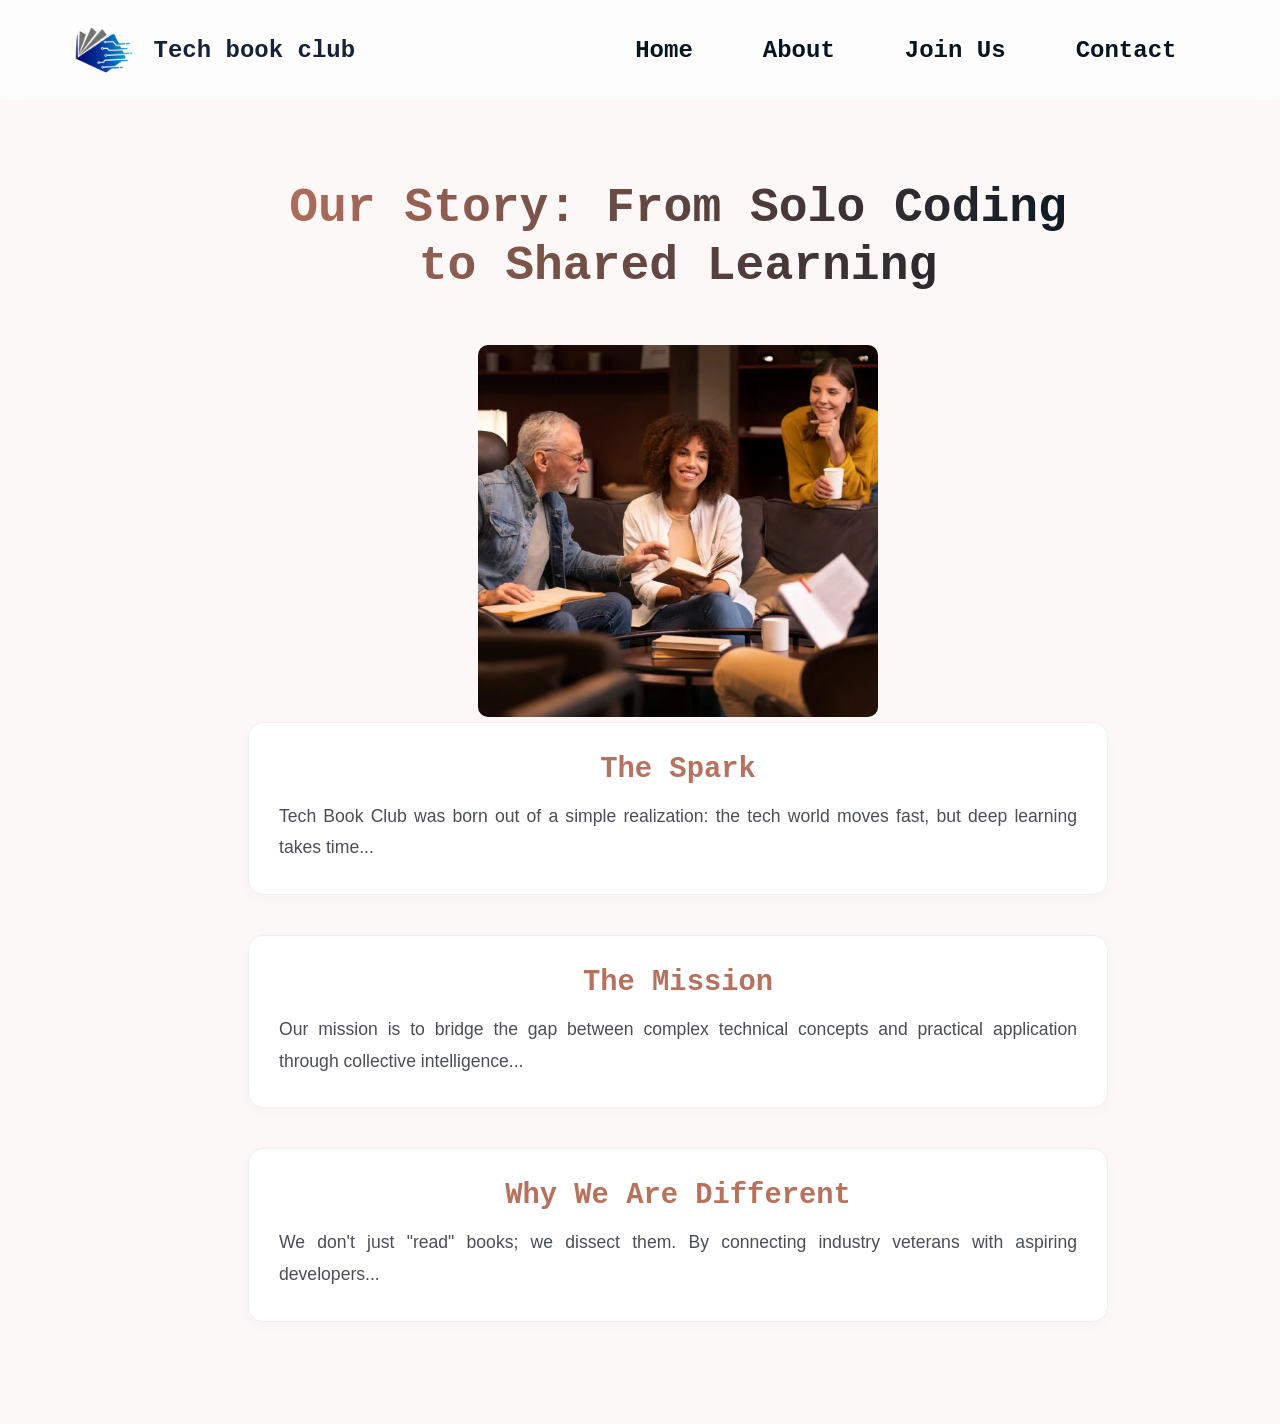
<file: about.html>
<!DOCTYPE html>
<html lang="en">
<head>
    <meta charset="UTF-8">
    <title>About Us - Tech Book Club</title>
    <link rel="stylesheet" href="style.css">
</head>
<body>
     <header>
        <nav class="nav-container">
            <img src="./Tech_Book_Logo.png" alt="" height="100px">
            <span> Tech book club </span>
            <ul class="nav-menu" >
                <li><a href="index.html">Home</a></li>
                <li><a href="about.html">About</a></li>
                <li><a href="join-us.html">Join Us</a></li>
                <li><a href="contact.html">Contact</a></li>
            </ul>
        </nav>
    </header>

    <section class="about-hero">
       <section class="about-story">
    <h1>Our Story: From Solo Coding to Shared Learning</h1>
    <div>
        <img src="./image-not-average.webp" alt="About Us" width="400">
    </div>
    
    <div class="story-block">
        <h3>The Spark</h3>
        <p>Tech Book Club was born out of a simple realization: the tech world moves fast, but deep learning takes time...</p>
    </div>

    <div class="story-block">
        <h3>The Mission</h3>
        <p>Our mission is to bridge the gap between complex technical concepts and practical application through collective intelligence...</p>
    </div>

    <div class="story-block">
        <h3>Why We Are Different</h3>
        <p>We don't just "read" books; we dissect them. By connecting industry veterans with aspiring developers...</p>
    </div>
</section>
        
    </section>
</body>
</html>
</file>
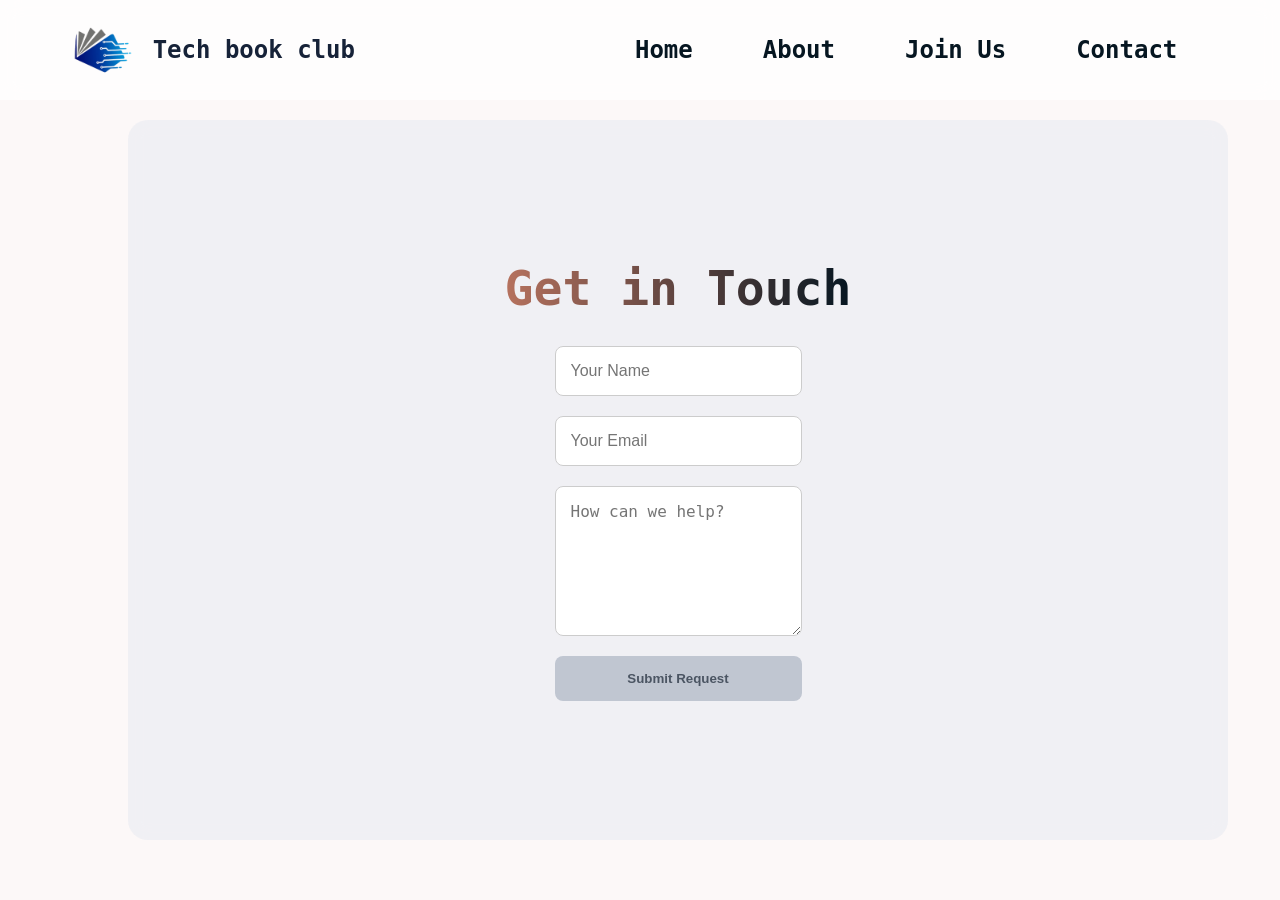
<file: contact.html>
<!DOCTYPE html>
<html lang="en">
<head>
    <meta charset="UTF-8">
    <title>Contact - Tech Book Club</title>
    <link rel="stylesheet" href="style.css">
</head>
<body>
    <header>
        <header>
        <nav class="nav-container">
            <img src="./Tech_Book_Logo.png" alt="" height="100px">
            <span> Tech book club </span>
            <ul class="nav-menu" >
                <li><a href="index.html">Home</a></li>
                <li><a href="about.html">About</a></li>
                <li><a href="join-us.html">Join Us</a></li>
                <li><a href="contact.html">Contact</a></li>
            </ul>
        </nav>
    </header>

    <section class="contact-box">
        <h1>Get in Touch</h1> 
        <form>
            <input type="text" placeholder="Your Name" required> 
            <input type="email" placeholder="Your Email" required> 
            <textarea placeholder="How can we help?"></textarea> 
            <button type="submit">Submit Request</button>
        </form>
    </section>
</body>
</html>
</file>
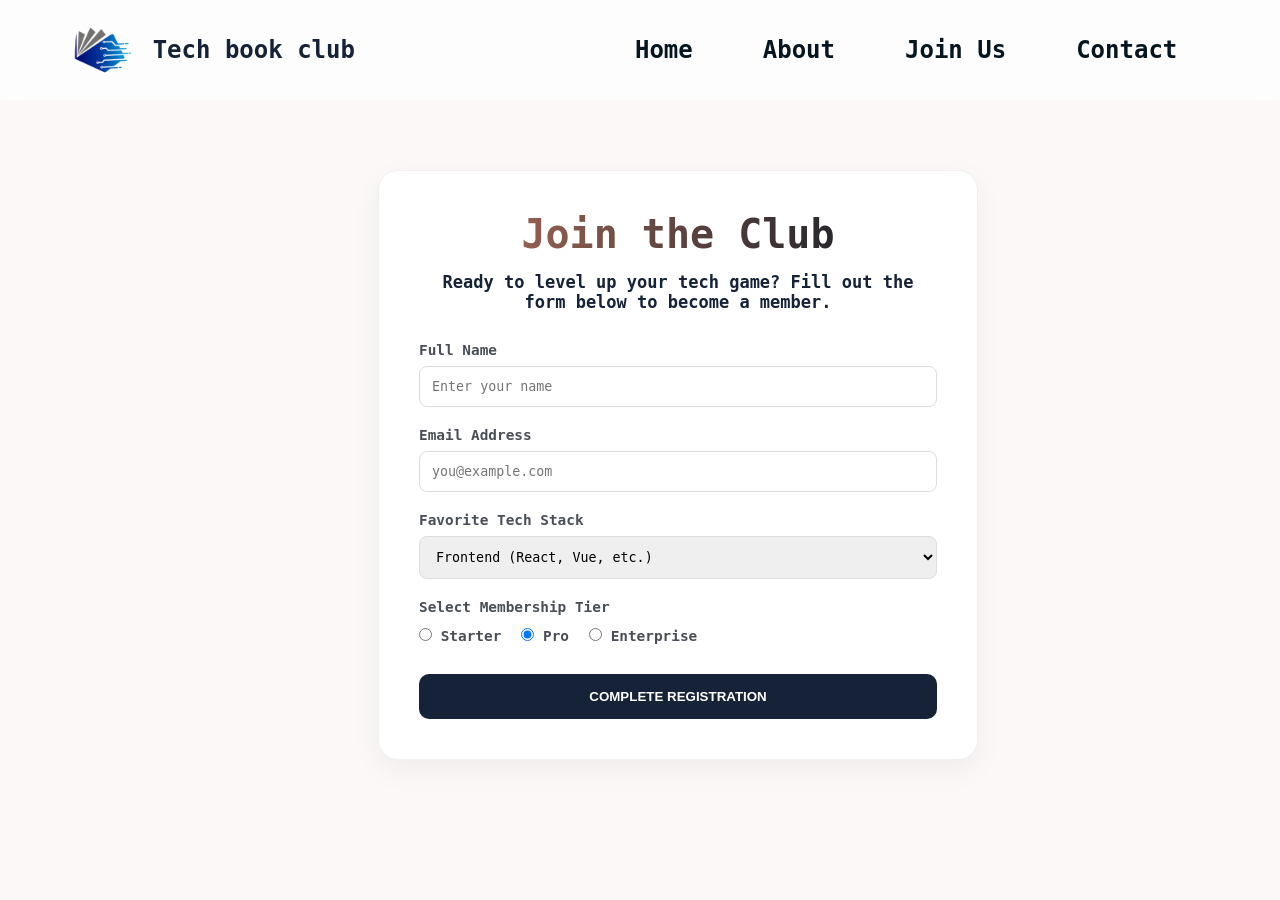
<file: Join-us.html>
<!DOCTYPE html>
<html lang="en">
<head>
    <meta charset="UTF-8">
    <title>Join Us - Tech Book Club</title>
    <link rel="stylesheet" href="style.css">
</head>
<body>
    <header>
        <nav class="nav-container">
            <img src="./Tech_Book_Logo.png" alt="" height="100px">
            <span> Tech book club </span>
            <ul class="nav-menu" >
                <li><a href="index.html">Home</a></li>
                <li><a href="about.html">About</a></li>
                <li><a href="join-us.html">Join Us</a></li>
                <li><a href="contact.html">Contact</a></li>
            </ul>
        </nav>
    </header>

    <section class="join-section">
       <main>
    <section class="join-form-section">
        <header class="join-header">
            <h1>Join the Club</h1>
            <p>Ready to level up your tech game? Fill out the form below to become a member.</p>
        </header>

        <form class="join-form">
            <div class="input-group">
                <label>Full Name</label>
                <input type="text" placeholder="Enter your name" required>
            </div>

            <div class="input-group">
                <label>Email Address</label>
                <input type="email" placeholder="you@example.com" required>
            </div>

            <div class="input-group">
                <label>Favorite Tech Stack</label>
                <select>
                    <option>Frontend (React, Vue, etc.)</option>
                    <option>Backend (Node, Python, Go)</option>
                    <option>Full Stack</option>
                    <option>DevOps / Cloud</option>
                </select>
            </div>

            <div class="input-group">
                <label>Select Membership Tier</label>
                <div class="radio-options">
                    <label><input type="radio" name="tier" value="starter"> Starter</label>
                    <label><input type="radio" name="tier" value="pro" checked> Pro</label>
                    <label><input type="radio" name="tier" value="enterprise"> Enterprise</label>
                </div>
            </div>

            <button type="submit" class="submit-btn">COMPLETE REGISTRATION</button>
        </form>
    </section>
</main>

    </section>
</body>
</html>
</file>
<file: style.css>
:root{
    --clr-bg: rgb(252, 248, 248);
    --clr-font: rgb(22, 34, 56);
    --color-lighter:rgb(73, 78, 87);
    --clr-ftr:rgb(10, 32, 7); 
    --ff-: 'Martian Mono', monospace;
    --ff2: 'Trebuchet MS', 'Lucida Sans Unicode', 'Lucida Grande', 'Lucida Sans', Arial, sans-serif;
    --circle-s: 80px;
    --font-size-p: 1.5rem; 
    --max-width: 1100px;
}

*{
    margin: 0;
    padding: 0;
    box-sizing: border-box;
}

body{
    background-color: var(--clr-bg);
    color: var(--clr-font);
    font-family: var(--ff-);
    max-width: var(--max-width);
    margin-left: 8rem;
    padding-top:  120px;
    overflow-x: hidden;
    
}

header nav{
    display: flex;
    align-items: center;
    justify-content: center;
    font-size: 1.5rem;
    font-weight: bold;

    position: fixed; 
    top: 0;
    left: 0;
    width: 100%;
    z-index: 0; 
    
    
    background: rgba(255, 255, 255, 0.7);
    backdrop-filter: blur(10px); 
    align-items: center; 
    
}


 

.nav-menu{
    display: flex;
    list-style: none;
    margin-left: 280px;
    margin-right: 50px;
    gap: 70px;
    
}
.nav-menu a{
    text-decoration: none;
    color: #061621;
    font-size: 24px;
}
.nav-menu a:hover{
    color: #b6674f;
    cursor: pointer;
}

.hero h1{
    font-size: 75px !important ;
    font-weight: bold ;
    line-height: 1.5cm;
    margin-top: 0;
    margin-bottom: 10px;
    background: linear-gradient(to right, #b6725e 20%, #3b2d29 40%, #061621 90%);
    -webkit-background-clip: text; 
    background-clip: text; 
    -webkit-text-fill-color: transparent;
    color: transparent; 
}

/* html {
    scroll-behavior: smooth;
} */

main{
    max-width: var(--max-width);
    margin: 0 auto;
}

.hero-content p{
    font-size: 1.2rem;
    font-weight: lighter;
    margin-bottom: 10px;
    font-family: 'Franklin Gothic Medium', 'Arial Narrow', Arial, sans-serif;
    line-height: 1.5;
    word-spacing: 2px;
    color: var(--color-lighter)
    
}

.p-btn{
    padding: 20px 80px;
    color: var(--clr-font);
    font-weight: bold;
    font-size: 1rem;
    border-color: var(--clr-font);
    border-radius: 10px;
    cursor: pointer;
    background-color: rgb(248, 243, 237);
    margin-bottom: 18px;
        /* For Smoothness */
    transition: transform 0.4s cubic-bezier(0.175, 0.885, 0.32, 1.275), box-shadow 0.4s ease;
    cursor: pointer;
    overflow: hidden;
}

.p-btn:hover {
    transform: scale(1.05); 
    box-shadow: 0 15px 30px rgba(0, 0, 0, 0.3);
    position: relative;
}



.s-p{
    display: flex;
    align-items: center;
    gap: 1.5rem;
    margin-top: 1rem;
}

.user-avtr{
    display: flex;    
}

.circle{
    height: var(--circle-s);
    width: var(--circle-s);
    border-radius: 50%;
    border-color: var(--clr-bg);
    border: 3px solid var(--clr-bg);
    margin-left: -10px;
    cursor: pointer;
}


.circle:first-child{
    margin-left: 0;
}

.rating{
    display: flex;
}

.s-p ul{
    display: flex;
    gap: 5px;
    cursor: pointer;
}

.rating li{
    color: rgb(255, 166, 0);
    list-style: none;
    margin: bottom 10px; ;
    gap: 50px;
    
}

figure img{
    border-radius: 20px;
}

.hero{
    display: flex;
    align-items: center;
    gap: 50px;
    margin-bottom: 100px;
}

/* 2nd section start 🚦 */

.sec-2{
    display: flex;
    gap: 7rem;
    max-width: var(--max-width);
    align-items: center;
}

.sec-2 h1{
    font-size: 50px;
}

.check-list li{
    gap: 50px;
    font-size: var(--font-size-p);
    display: flex;
    align-items: center;  
    color: var(--color-lighter) 
}

.check-list i{
    font-size: 1.9rem;
    color: rgb(96, 98, 112);   
}

/* 2nd section end 🚧 */

/* 3rd section start 🟢  */

.sec-3{
    display: flex;
    align-items: center;
    font-size: var(--font-size-p);
    max-width: var(--max-width);
    gap: 5rem;
    margin-top: 40px;
   
}

h1{
    font-size: 3rem;
    margin-bottom: 15px;
}

.sec-3 p{
    font-size: 1.3rem;
    margin-bottom: 10px;
    font-family: 'Franklin Gothic Medium', 'Arial Narrow', Arial, sans-serif;
    line-height: 1.5;
    word-spacing: 2px;
    color: var(--color-lighter)
}

/* sec-3 end 🎉 */

/* sec-4 start 👍 */

.sec-4{
    margin-top: 10rem;
    max-width: var(--max-width);
    background-color: rgb(243, 238, 231);
    height: 25rem;
    border-radius: 15px;
    
}

.sec-4 h1{
    display: flex;
    justify-content: center;
    align-items: center;
    max-width: var(--max-width);
    margin-bottom: 50px;
    padding-top: 60px;
    text-align: center;
    font-size:  4rem; ;
}

ol{
    list-style: none;
    display: flex;
    justify-content: space-between;
    margin-bottom: 50px;
    color: var(--clr-font);
    font-size: var(--font-size-p);
    margin-bottom: 10px;
    margin-left: 15px;
    margin-right: 15px;
    font-weight: 700;
}

/* sec-4 end 🎉 */
/* sec-5 start 🚀 */

.sec-5{
    margin-top: 1.5rem;
    max-width: var(--max-width);

}

.sec-5 h2{
    display: flex;
    justify-content: center;
    align-items: center;
    text-align: center;
    font-size: 2.5rem;
    margin-top: 50px;
}

.p-card{
    display: grid;
    grid-template-columns: repeat(3, 1fr);
    gap: 30px;
    margin-top: 60px;
}

.card{
    background: --clr-bg;
    padding: 30px;
    border-radius: 20px;
    border: 1px solid #f1f0f0;
    text-align: center;
    /* for smoothness */
    transition: transform 0.4s cubic-bezier(0.175, 0.885, 0.32, 1.275), box-shadow 0.4s ease;
    cursor: pointer;
    overflow: hidden;

}
/* Left Right Card Scale  */
.card:hover {
    transform: scale(1.05); 
    box-shadow: 0 15px 30px rgba(0, 0, 0, 0.3);
    position: relative;
}

/* Center Card .f-card ( feature-Card )  */
.f-card{
    background-color: rgb(243, 238, 231);
    padding: 10px;
    border-radius: 20px;
    border: 1px solid #dcdee0;
    text-align: center;
    padding-left: 20px;
      /* For Smoothness */
    transition: transform 0.4s cubic-bezier(0.175, 0.885, 0.32, 1.275), box-shadow 0.4s ease;
    cursor: pointer;
    overflow: hidden;
    
}
/* Feature Card Scale  */
.f-card:hover {
    transform: scale(1.2); 
    box-shadow: 0 15px 30px rgba(0, 0, 0, 0.3); 
    z-index: 10;
    position: relative;
}

.f-card h3{
    font-weight: bold;
    font-size: 2.6rem;
    margin-bottom: 1.2rem;
    text-align: left;
}

.f-card .c-b{
    margin-top: 50px;
    padding: 18px 80px;
    border-radius: 8px;
    border: 4px solid black;
    font-size: 20px;
    font-weight: bold;
    cursor: pointer;
}

.f-card .price {
    font-size: 2.6rem;
    font-weight: bold;
    text-align: left;
    margin-bottom: 20px;
}

/* end f-card  */

.card h3{
    font-weight: bold;
    font-size: 2rem;
    margin-bottom: 1.5rem;
    text-align: left;
}

.price {
    font-size: 2.5rem;
    font-weight: bold;
    text-align: left;
    margin-bottom: 20px;
}

.price span{
    font-size: 1.4rem;
    font-weight: lighter;
    color: rgb(48, 58, 78);
    
    
}
.c-b{
    margin-top: 40px;
    padding: 15px 70px;
    border-radius: 8px;
    border: 3px solid black;
    font-size: 18px;
    font-weight: bold;
    background-color: rgb(248, 243, 235);
    cursor: pointer;
}

.c-mid {
    list-style: none;     
    padding: 0;
    margin-top:  30px; 
    font-size: 20px;                        
}

.c-mid li {
    display: flex;    
    gap: 10px;             
}

.c-mid li i {
    color: #1a2a4e;
    font-size: 1.5rem;
}

.sec-rating{
    margin-top: 45px;
    display: flex;
    justify-content: center;
    

}
.sec-rating ul {
     gap: 10px;
     margin-bottom: 40px;
     color: orangered;
     font-size: 12px;
}

.sec-rating ul li {
     color: rgb(238, 138, 101);
}

.quote{
    font-size: 45px;
    text-align: center;
    font-weight: bold;
    margin-bottom: 40px;
    line-height: 1.1cm;
}

.sec-quote p{
    font-size: 20px;
    text-align: center;
    margin-bottom: 200px;
    color: #3e4b69;
}


.f-end {
    width: 100vw; 
    min-height: 90vh; 
    position: relative;
    left: 50%;
    transform: translateX(-50%); 
    background-color: #001f2d; 
    display: flex;
    flex-direction: column;
    justify-content: center;
    align-items: center;
    padding: 40px 0;
    border-radius: 15px;

}

.f-end a{
    text-decoration: none;
}

.f-end h1{
    font-size: 70px;
    color: #dcdee0;
    text-align: center;
    margin-top: 20px;
}

.f-end p {
    color: white; 
    font-weight: bold;
    text-align: center;
    line-height: 1.1;
    margin-bottom: 20px;
}

.f-btn {
    width: fit-content; 
    border: 2px solid #f1f0f0; 
    padding: 20px 40px;
    color: white;
    background-color: transparent;
    border-radius: 10px;
    font-weight: bold;
    cursor: pointer;
    display: flex;
    align-items: center;
    gap: 10px;
    list-style: none;
    text-decoration: none;
       /* For Smoothness */
    transition: transform 0.4s cubic-bezier(0.175, 0.885, 0.32, 1.275), box-shadow 0.4s ease;
    cursor: pointer;
    overflow: hidden;
     
}

.f-btn:hover {
    transform: scale(1.05); 
    box-shadow: 0 15px 30px rgba(0, 0, 0, 0.3);
    position: relative;
}





.f-sp {
    display: flex;
    align-items: center;
    gap: 1.5rem;
    margin-top: 3rem;  
}

.f-sp p{
    font-size: 40px;
}

.f-rating {
    list-style: none;
    display: flex;
    gap: 5px;
    padding: 0;
    margin-bottom: 5px; 
}

.f-rating li i {
    color: rgb(248, 148, 34);
     font-size: 12px;
}

.f-sp p {
    color: white;
    font-size: 20px;
    margin: 0;
}

.circle {
    width: 80px;
    height: 80px;
    border-radius: 50%;
    border: 3px solid #ffffff;
    margin-right: -20px; 
}

.circle:first-child{
    margin-left: 0;
}
/* .circle:hover {
    transform: translateY(-10px); /* 
    /* box-shadow: 0 10px 20px rgba(0,0,0,0.2); */


.full-line {
    border: 0;
    height: 1px;
    background-color: white;
    width: 90%; /* for full line  */
    margin-top: 40px; 
}

.f-copy {
    display: flex;
    justify-content: space-between;
    align-items: center;
    font-size: 18px;
    gap: 800px;
    text-align: center;

}

.icon{
    display: flex;
    justify-content: space-between;
    align-items: center;
    gap: 50px;
    color: #ffffff;
}

   /* ABOUT PAGE */

   



    
/* --- About Story Section --- */
.about-story {
    display: flex;
    flex-direction: column;
    align-items: center;
    text-align: center;
    padding: 60px 20px;
    max-width: 900px; /* Story ko center mein compact rakhne ke liye */
    margin: 0 auto;
}

.about-story h1 {
    font-size: 3rem;
    margin-bottom: 50px;
    background: linear-gradient(to right, #b6725e, #061621);
    -webkit-background-clip: text;
    background-clip: text; 
    -webkit-text-fill-color: transparent;
    line-height: 1.2;
}

.about-story img{
    border-radius: 10px;
}

.story-block {
    margin-bottom: 40px;
    padding: 30px;
    background: white;
    border-radius: 15px;
    border: 1px solid #f1f0f0;
    transition: transform 0.3s ease;
    box-shadow: 0 4px 15px rgba(0,0,0,0.02);
}

.story-block:hover {
    transform: translateY(-5px);
    box-shadow: 0 10px 25px rgba(0,0,0,0.05);
}

.story-block h3 {
    font-size: 1.8rem;
    color: #b6725e;
    margin-bottom: 15px;
    font-family: var(--ff-);
}

.story-block p {
    font-size: 1.1rem;
    line-height: 1.8;
    color: var(--color-lighter);
    font-family: var(--ff2);
    text-align: justify; /* Text ko clean dikhane ke liye */
}







   /* JOIN US PAGE  */
  
.join-form-section {
    max-width: 600px;
    margin: 50px auto;
    padding: 40px;
    background: #fff;
    border-radius: 20px;
    border: 1px solid #f0f0f0;
    box-shadow: 0 10px 30px rgba(0,0,0,0.05);
}

.join-header {
    text-align: center;
    margin-bottom: 30px;
}

.join-header h1 {
    font-size: 2.5rem;
    background: linear-gradient(to right, #b6725e, #061621);
    -webkit-background-clip: text;
    background-clip: text; 
    -webkit-text-fill-color: transparent;
}

.join-header p{
    font-size: 17px;
    font-weight: bold;
}

.join-form {
    display: flex;
    flex-direction: column;
    gap: 20px;
}

.input-group {
    display: flex;
    flex-direction: column;
    gap: 8px;
    text-align: left;
}

.input-group label {
    font-weight: bold;
    font-size: 0.9rem;
    color: var(--color-lighter);
}

.input-group input, 
.input-group select {
    padding: 12px;
    border: 1px solid #ddd;
    border-radius: 8px;
    font-family: inherit;
}

.radio-options {
    display: flex;
    gap: 20px;
    margin-top: 5px;
}

.submit-btn {
    background-color: var(--clr-font);
    color: white;
    padding: 15px;
    border: none;
    border-radius: 10px;
    font-weight: bold;
    cursor: pointer;
    transition: 0.3s;
    margin-top: 10px;
}

.submit-btn:hover {
    background-color: #b6725e;
    transform: translateY(-2px);
}






   /* CONTACT PAGE */
  
.contact-box {
    background: rgba(235, 237, 243, 0.7);
    backdrop-filter: blur(10px);
    border-radius: 20px;
    height: 80vh;
    display: flex;
    justify-content: center;
    align-items: center;
    flex-direction: column;
    text-align: center;
}

.contact-box h1 {
    font-size: 3rem;
    background: linear-gradient(to right, #b6725e, #061621);
    -webkit-background-clip: text;
    background-clip: text; 
    -webkit-text-fill-color: transparent;

    margin-bottom: 30px;
    color: black
}

/* Form Styling */
.contact-box form {
    display: flex;
    flex-direction: column;
    gap: 20px;
}

.contact-box input, 
.contact-box textarea {
    padding: 15px;
    border: 1px solid #ccc;
    border-radius: 8px;
    font-size: 1rem;
    background-color: #fff;
    width: 100%;
}

.contact-box textarea {
    height: 150px;
    resize: vertical;
}

/* Submit Button */
.contact-box button {
    padding: 15px;
    background-color: #c0c6d1; /* Light gray jaisa image mein hai */
    color: #4b5563;
    border: none;
    border-radius: 8px;
    font-weight: bold;
    cursor: pointer;
    transition: background 0.3s;
}

.contact-box button:hover {
    background-color: #d1d5db;
}
</file>
